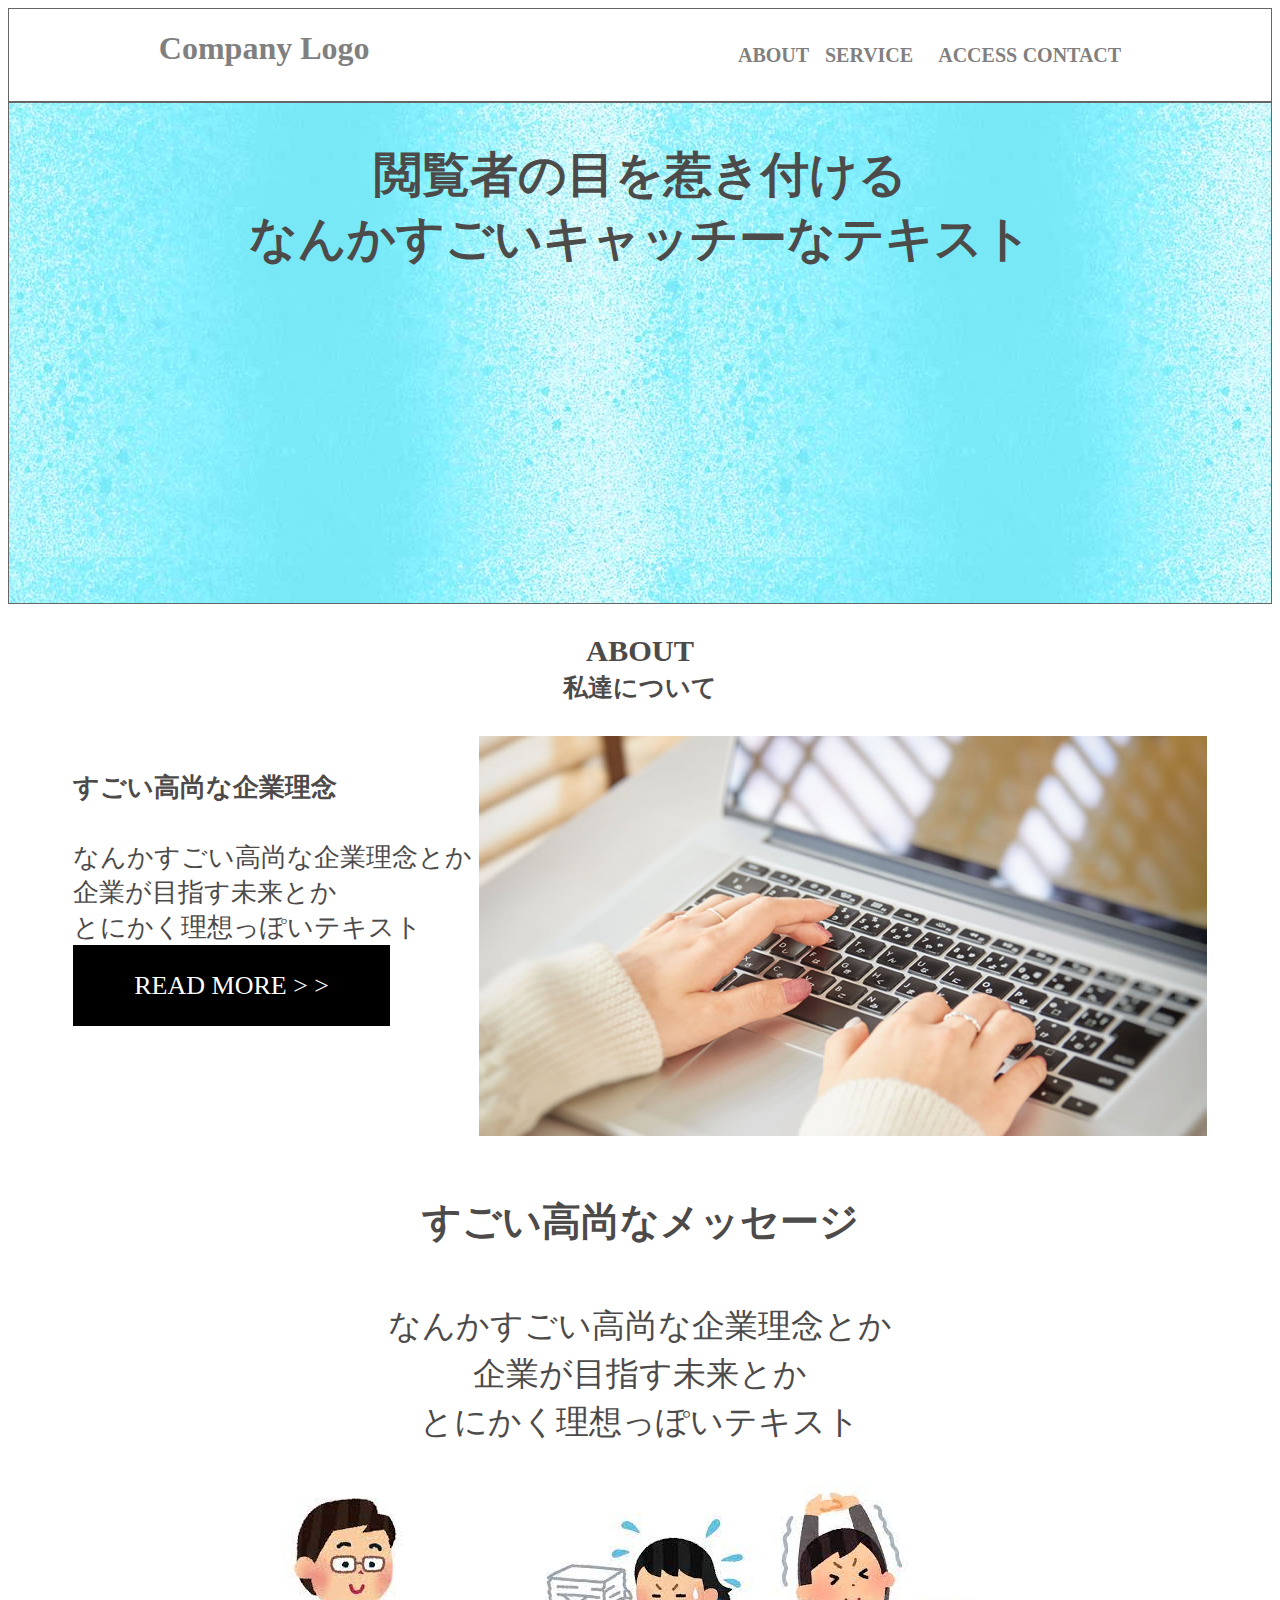
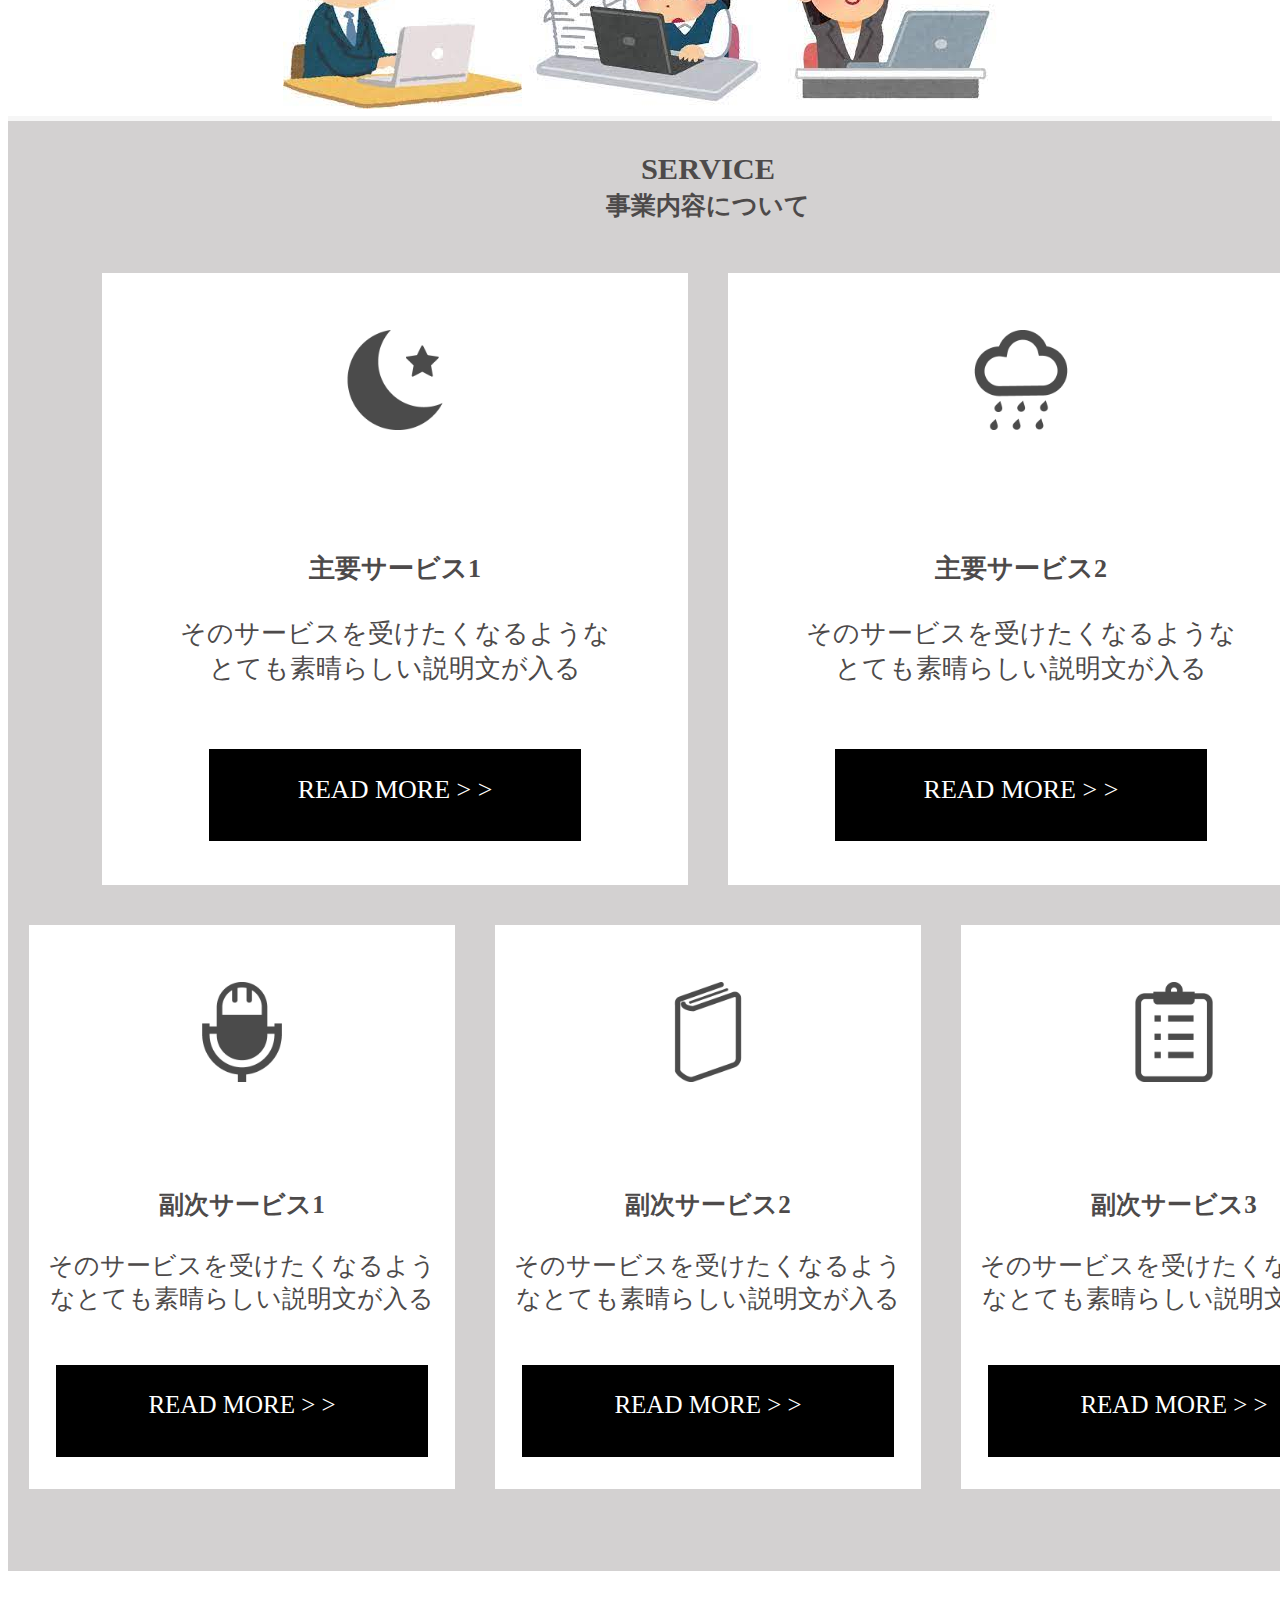
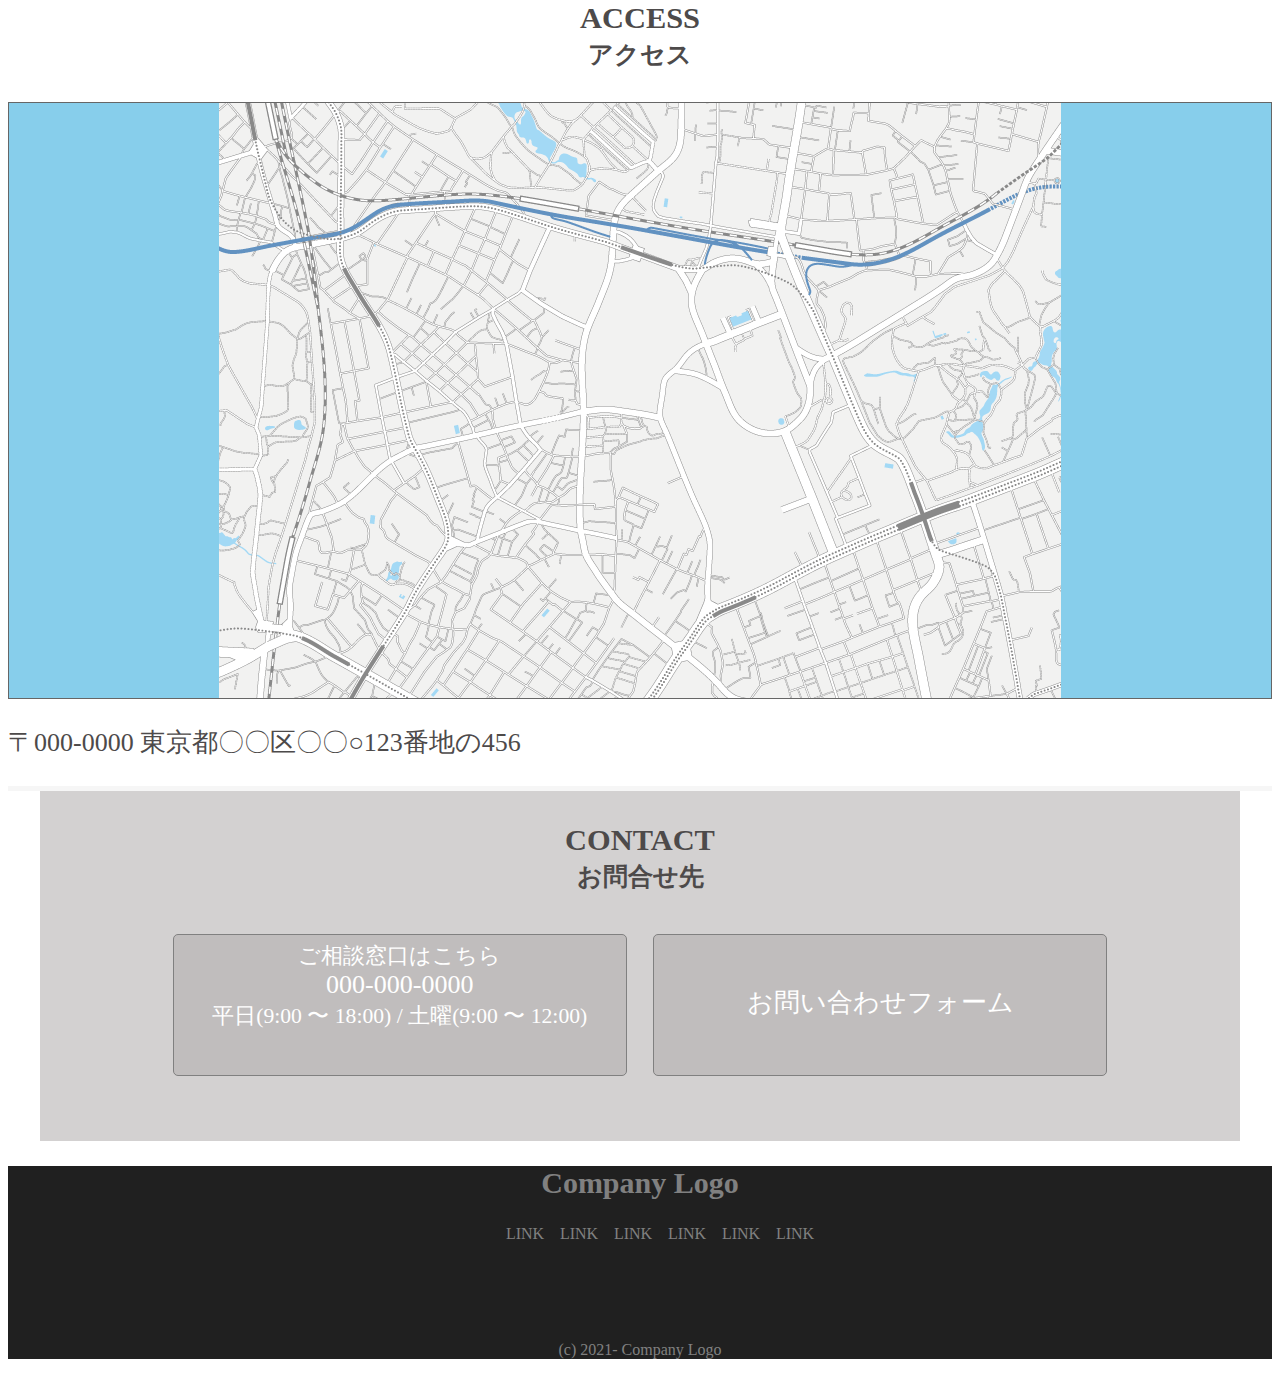
<file: 4_html/index.html>
<!DOCTYPE html>
<html lang="ja">
<head> 
  <meta charset="UTF-8">
  <meta name="viewport" content="width=device-width, initial-scale=1">
  <title>なんかすごい会社(第4回課題)</title>
  <link rel="stylesheet" href="style.css">
</head>
<body>
  <header class="global-nav">
    <h1>Company Logo</h1>
    <nav>
      <ul>
        <li>ABOUT</li>
        <li>SERVICE</li>
        <li>ACCESS</li>
        <li>CONTACT</li>
      </ul>
    </nav>
  </header>
  <section class="hero">
    <h2 class="hero-text">閲覧者の目を惹き付ける<br>なんかすごいキャッチーなテキスト</h2>
  </section>

  <section class="about">
    <h3>ABOUT<br><small>私達について</small></h3>
    <div class="vision">
      <div class="vision-texts">
        <h4>すごい高尚な企業理念</h4>
        <p>
          なんかすごい高尚な企業理念とか<br>
          企業が目指す未来とか<br>
          とにかく理想っぽいテキスト
        </p>
        <a class="linkbutton-readmore">READ MORE &gt;&nbsp;&gt;</a>
      </div>
      <div class="vision-images">
        <img src="gazou/2.jpeg" alt="vision image">
      </div>
    </div>
    <div class="message">
      <div class="message-texts">
        <h4>すごい高尚なメッセージ</h4>
        <p>
          <small>なんかすごい高尚な企業理念とか<br>
          企業が目指す未来とか<br>
          とにかく理想っぽいテキスト</small>
        </p>
      </div>
      <div class="about-images">
        <img src="gazou/3.jpeg" alt="about image">
        <img src="gazou/4.jpeg" alt="about image">
        <img src="gazou/5.jpeg" alt="about image">
      </div>
    </div>
  </section>

  <section class="service">
    <h3>SERVICE<br><small>事業内容について</small></h3>

    <div class="service-main">
      <div class="service-item-container">
        <div class="service-item">
          <span class="service-icon"><img src="icon/1.img" class="png"></span>
          <p><strong>主要サービス1</strong><br><br>そのサービスを受けたくなるような<br>とても素晴らしい説明文が入る</p>
          <a class="linkbutton-readmore">READ MORE &gt;&nbsp;&gt;</a>
        </div>
        <div class="service-item">
          <span class="service-icon"><img src="icon/2.img" class="png"></span>
          <p><strong>主要サービス2</strong><br><br>そのサービスを受けたくなるような<br>とても素晴らしい説明文が入る</p>
          <a class="linkbutton-readmore">READ MORE &gt;&nbsp;&gt;</a>
        </div>
      </div>
    </div>
    <div class="service-sub">
      <div class="service-item-container">
        <div class="service-div">
          <span class="service-icon"><img src="icon/3.img" class="png"></span>
          <p><strong>副次サービス1</strong><br><br>そのサービスを受けたくなるようなとても素晴らしい説明文が入る</p>
          <a class="linkbutton-readmore">READ MORE &gt;&nbsp;&gt;</a>
        </div>
        <div class="service-div">
          <span class="service-icon"><img src="icon/4.img" class="png"></span>
          <p><strong>副次サービス2</strong><br><br>そのサービスを受けたくなるようなとても素晴らしい説明文が入る</p>
          <a class="linkbutton-readmore">READ MORE &gt;&nbsp;&gt;</a>
        </div>
        <div class="service-div">
          <span class="service-icon"><img src="icon/5.img" class="png"></span>
          <p><strong>副次サービス3</strong><br><br>そのサービスを受けたくなるようなとても素晴らしい説明文が入る</p>
          <a class="linkbutton-readmore">READ MORE &gt;&nbsp;&gt;</a>
        </div>
      </div>
    </div>
  </section>

  <section class="access">
    <h3>ACCESS<br><small>アクセス</small></h3>
    <div class="access-map">
      <img src="gazou/6.png" alt="vision image">
    </div>
    <p class="access-address">〒000-0000 東京都〇〇区〇〇○123番地の456</p>
  </section>

  <section class="contact">
    <h3>CONTACT<br><small>お問合せ先</small></h3>
    <div class="contant-main">
      <div class="contact-tel">
        <div class="tel-hedding"><small>ご相談窓口はこちら</small><br>
        000-000-0000<br>
        <small>平日(9:00 〜 18:00) / 土曜(9:00 〜 12:00)</small></div>
        <div class="tel-hedding toiawase">お問い合わせフォーム</div>
        </div>
        </div>
    </div>
  
  </section>

  <footer>
    <h2>Company Logo</h2>
    <nav>
      <ul>
        <li>LINK</li>
        <li>LINK</li>
        <li>LINK</li>
        <li>LINK</li>
        <li>LINK</li>
        <li>LINK</li>
      </ul>
    </nav>
    <p class="copyright">(c) 2021- Company Logo</p>
  </footer>
</body>
</html>
</file>
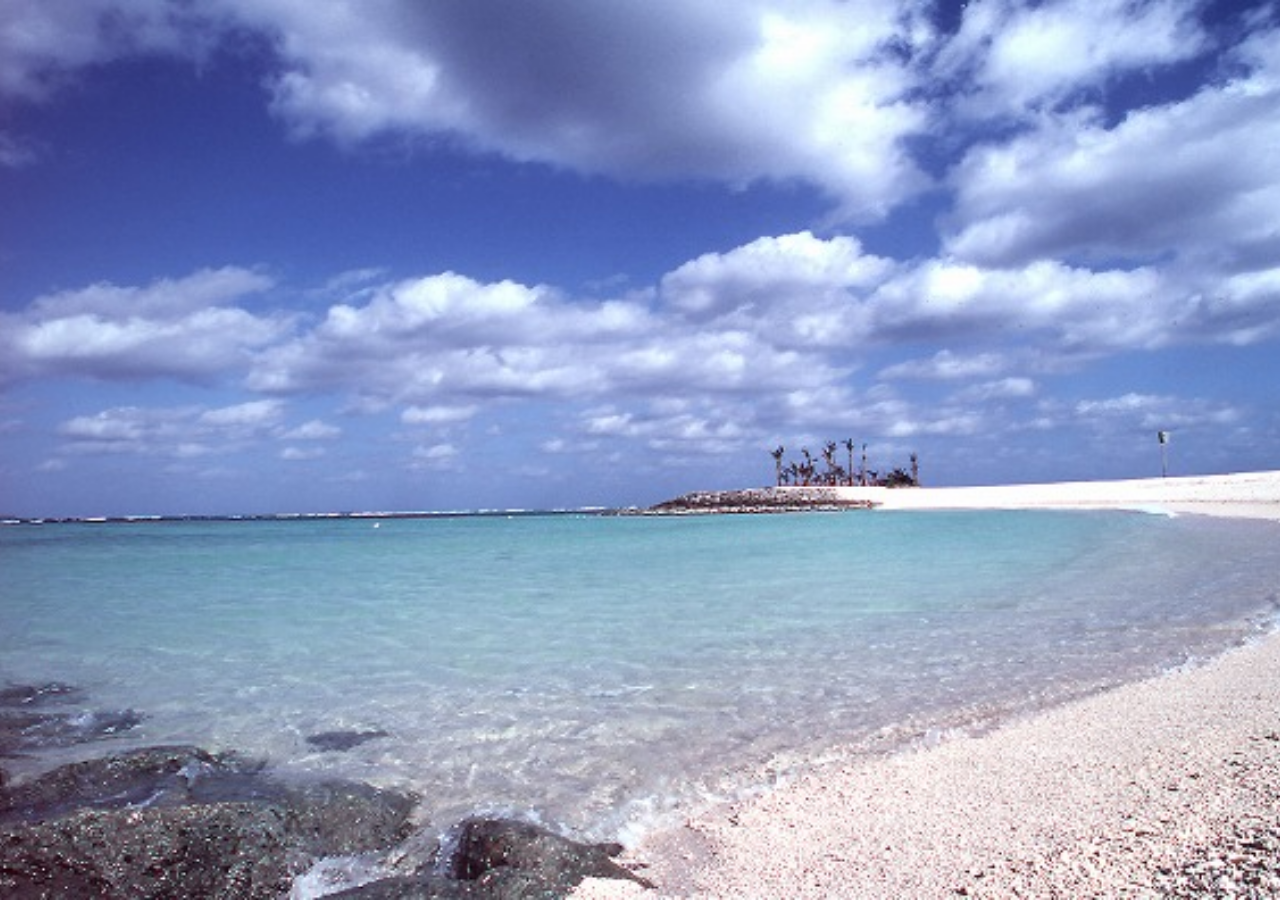
<file: 10_kadai/site/01.html>
<html lang="ja">
<head>
    <meta charset="UTF-8">
    <meta http-equiv="X-UA-Compatible" content="IE=edge">
    <meta name="viewport" content="width=device-width, initial-scale=1.0">
    <title>サイト1</title>
    <link rel="stylesheet" href="https://use.fontawesome.com/releases/v5.8.1/css/all.css" integrity="sha384-50oBUHEmvpQ+1lW4y57PTFmhCaXp0ML5d60M1M7uH2+nqUivzIebhndOJK28anvf" crossorigin="anonymous">
    <link rel="stylesheet" href="../css/01.css">
</head>
</file>
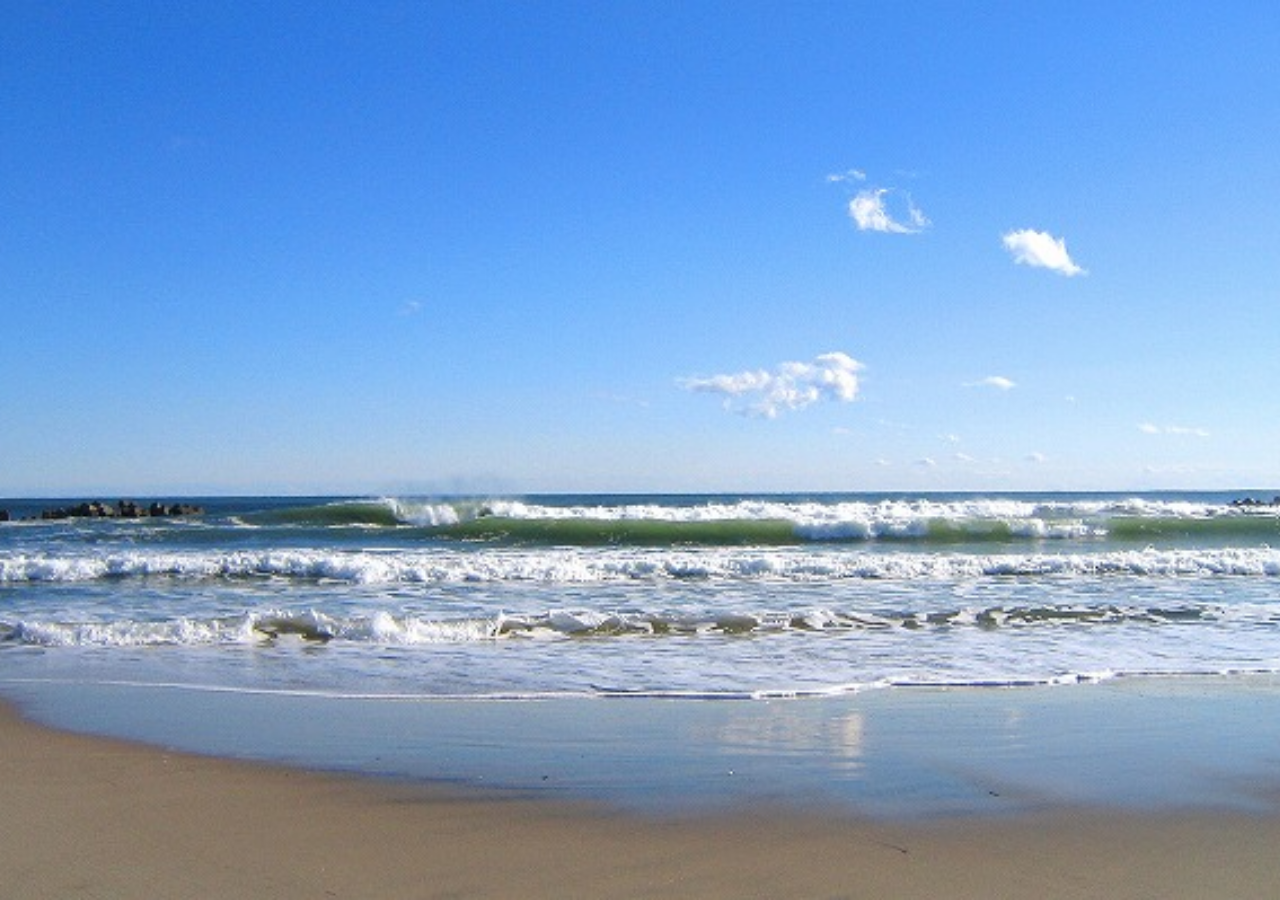
<file: 10_kadai/site/02.html>
<html lang="ja">
<head>
    <meta charset="UTF-8">
    <meta http-equiv="X-UA-Compatible" content="IE=edge">
    <meta name="viewport" content="width=device-width, initial-scale=1.0">
    <title>サイト1</title>
    <link rel="stylesheet" href="https://use.fontawesome.com/releases/v5.8.1/css/all.css" integrity="sha384-50oBUHEmvpQ+1lW4y57PTFmhCaXp0ML5d60M1M7uH2+nqUivzIebhndOJK28anvf" crossorigin="anonymous">
    <link rel="stylesheet" href="../css/02.css">
</head>
</file>
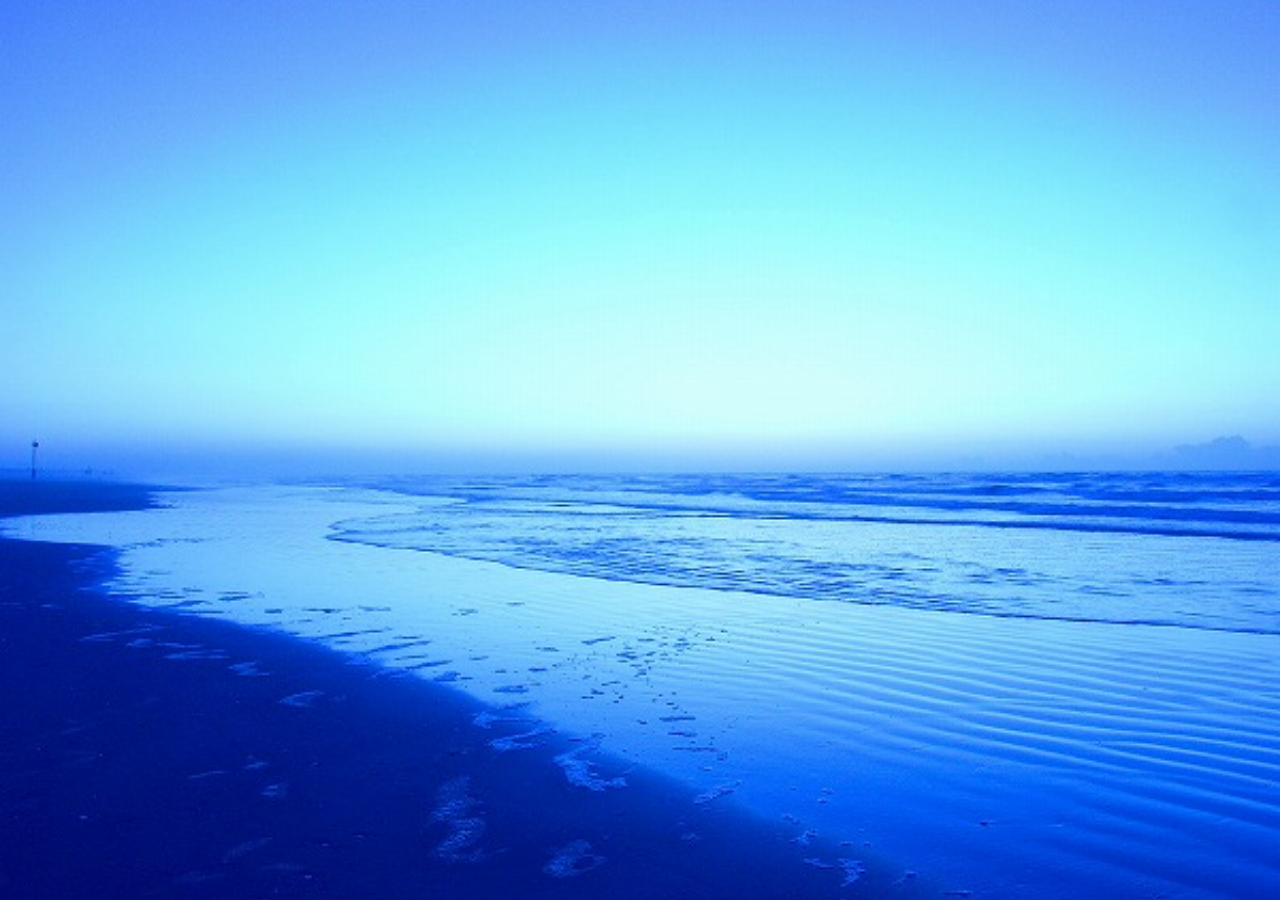
<file: 10_kadai/site/03.html>
<html lang="ja">
<head>
    <meta charset="UTF-8">
    <meta http-equiv="X-UA-Compatible" content="IE=edge">
    <meta name="viewport" content="width=device-width, initial-scale=1.0">
    <title>サイト1</title>
    <link rel="stylesheet" href="https://use.fontawesome.com/releases/v5.8.1/css/all.css" integrity="sha384-50oBUHEmvpQ+1lW4y57PTFmhCaXp0ML5d60M1M7uH2+nqUivzIebhndOJK28anvf" crossorigin="anonymous">
    <link rel="stylesheet" href="../css/03.css">
</head>
</file>
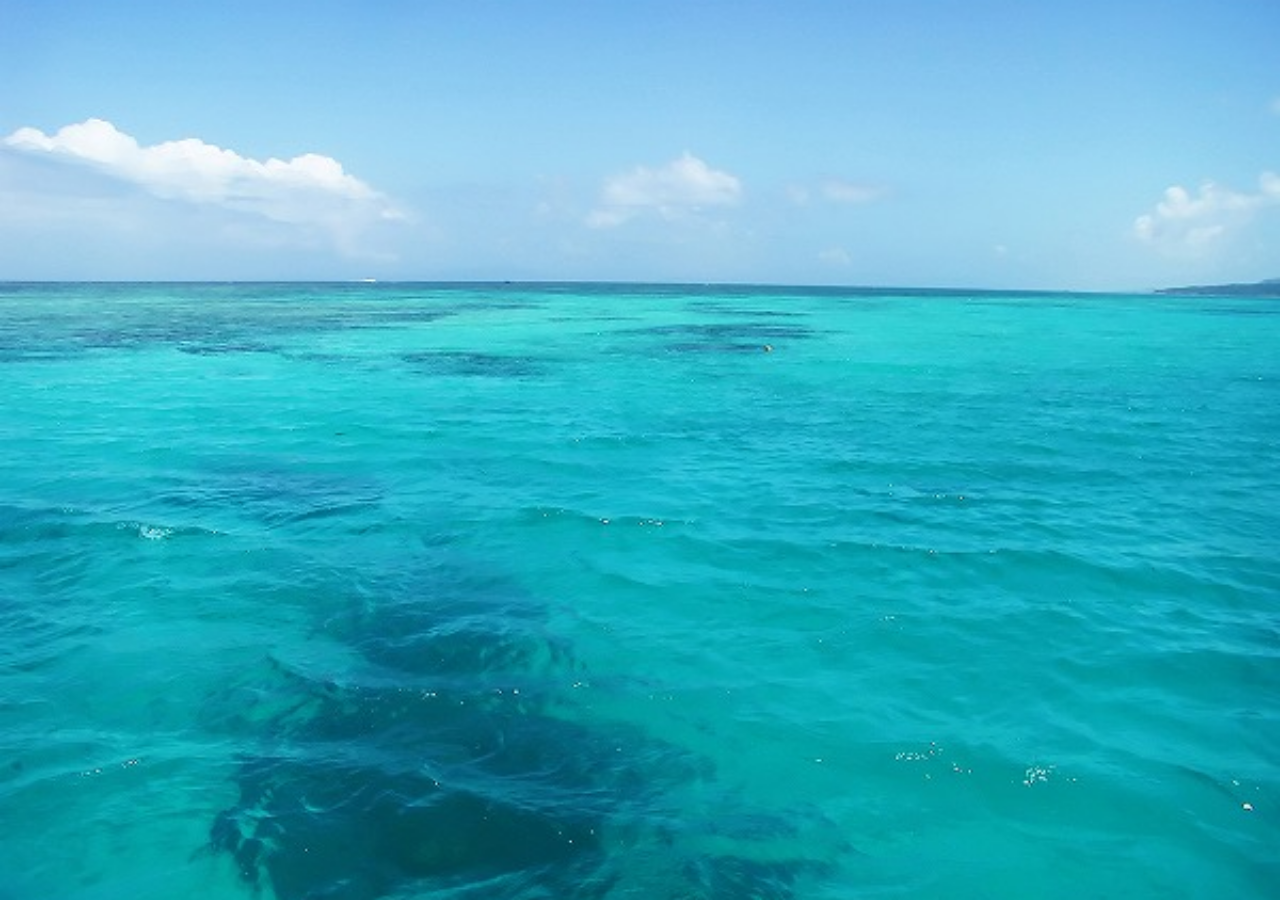
<file: 10_kadai/site/04.html>
<html lang="ja">
<head>
    <meta charset="UTF-8">
    <meta http-equiv="X-UA-Compatible" content="IE=edge">
    <meta name="viewport" content="width=device-width, initial-scale=1.0">
    <title>サイト1</title>
    <link rel="stylesheet" href="https://use.fontawesome.com/releases/v5.8.1/css/all.css" integrity="sha384-50oBUHEmvpQ+1lW4y57PTFmhCaXp0ML5d60M1M7uH2+nqUivzIebhndOJK28anvf" crossorigin="anonymous">
    <link rel="stylesheet" href="../css/04.css">
</head>
</file>
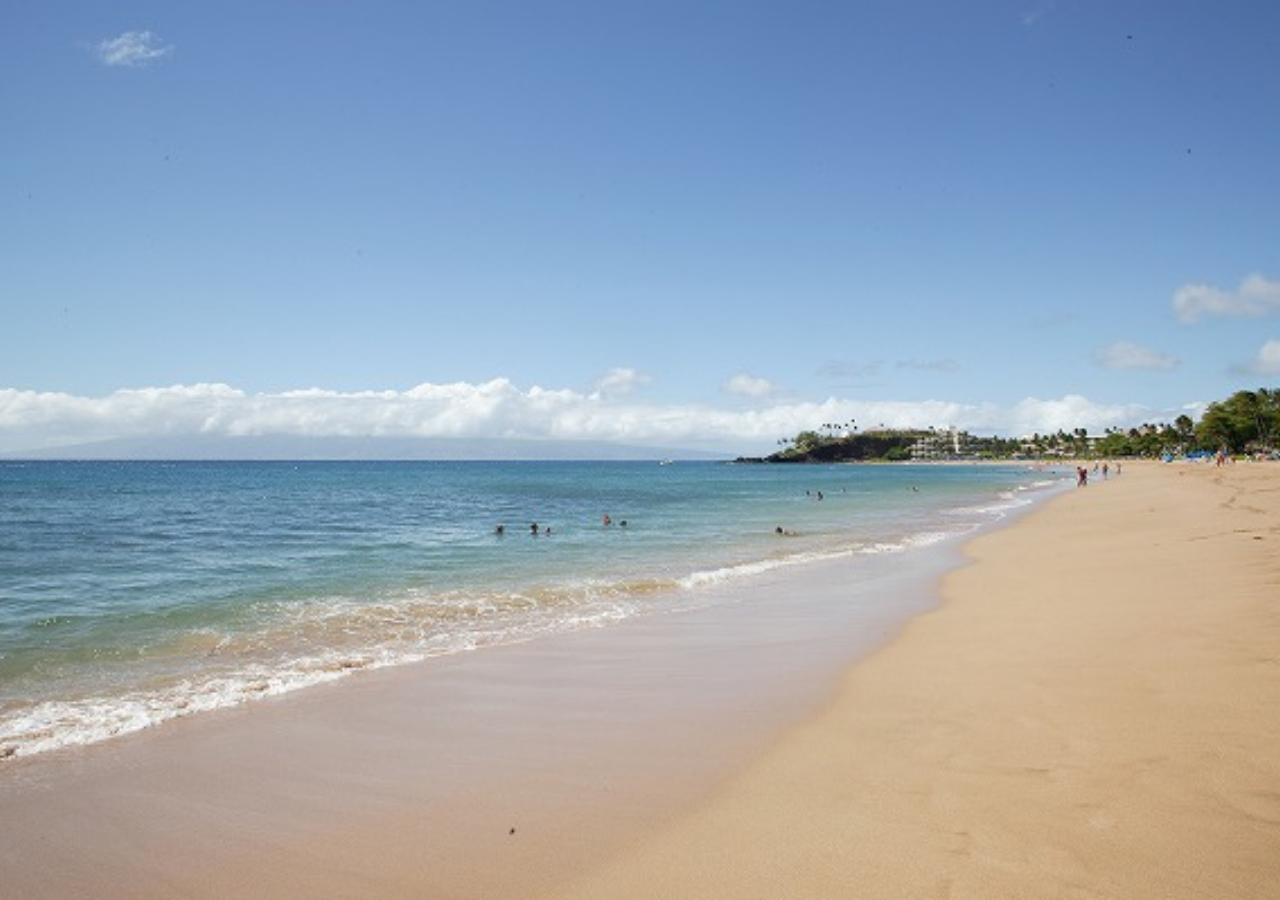
<file: 10_kadai/site/05.html>
<html lang="ja">
<head>
    <meta charset="UTF-8">
    <meta http-equiv="X-UA-Compatible" content="IE=edge">
    <meta name="viewport" content="width=device-width, initial-scale=1.0">
    <title>サイト1</title>
    <link rel="stylesheet" href="https://use.fontawesome.com/releases/v5.8.1/css/all.css" integrity="sha384-50oBUHEmvpQ+1lW4y57PTFmhCaXp0ML5d60M1M7uH2+nqUivzIebhndOJK28anvf" crossorigin="anonymous">
    <link rel="stylesheet" href="../css/05.css">
</head>
</file>
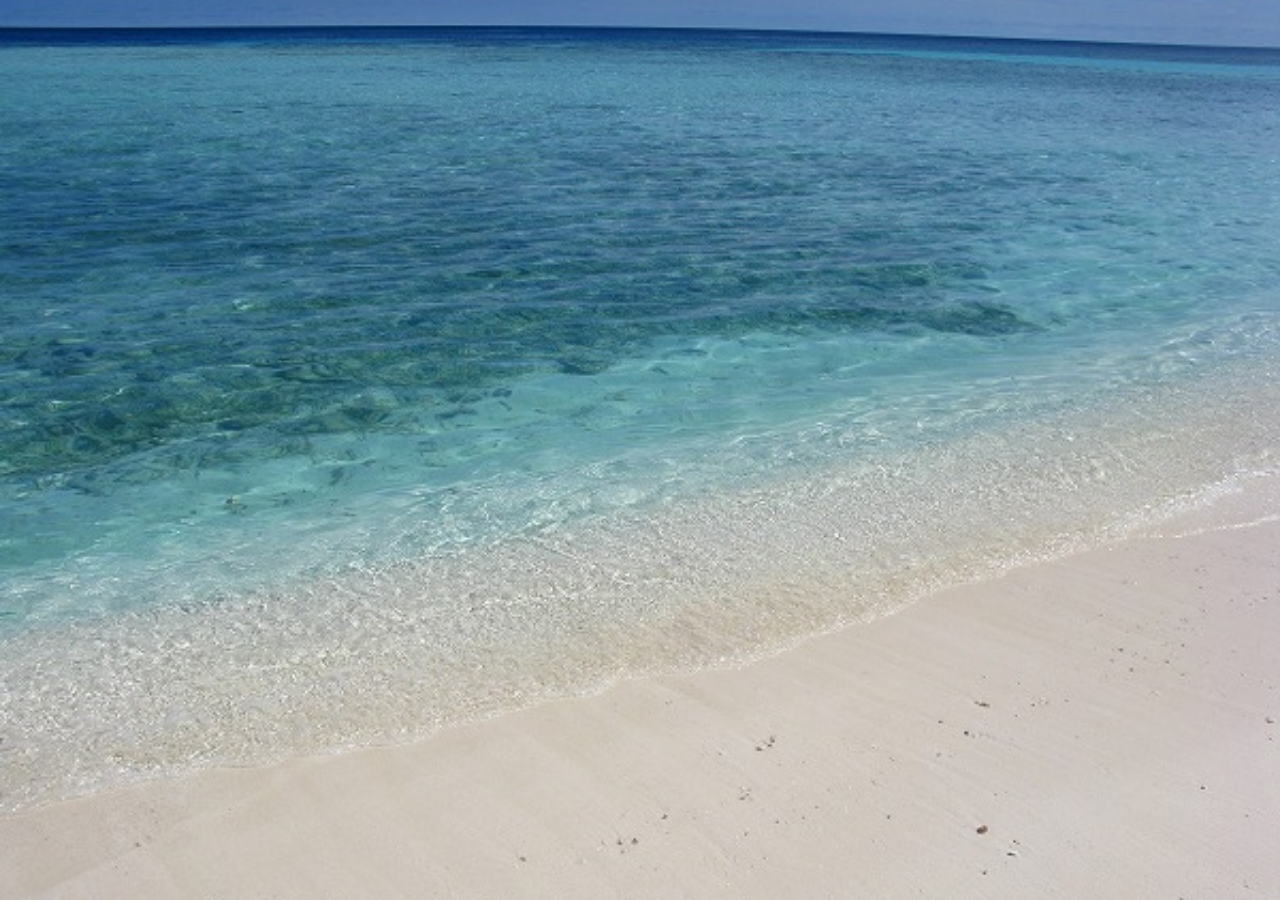
<file: 10_kadai/site/06.html>
<html lang="ja">
<head>
    <meta charset="UTF-8">
    <meta http-equiv="X-UA-Compatible" content="IE=edge">
    <meta name="viewport" content="width=device-width, initial-scale=1.0">
    <title>サイト1</title>
    <link rel="stylesheet" href="https://use.fontawesome.com/releases/v5.8.1/css/all.css" integrity="sha384-50oBUHEmvpQ+1lW4y57PTFmhCaXp0ML5d60M1M7uH2+nqUivzIebhndOJK28anvf" crossorigin="anonymous">
    <link rel="stylesheet" href="../css/06.css">
</head>
</file>
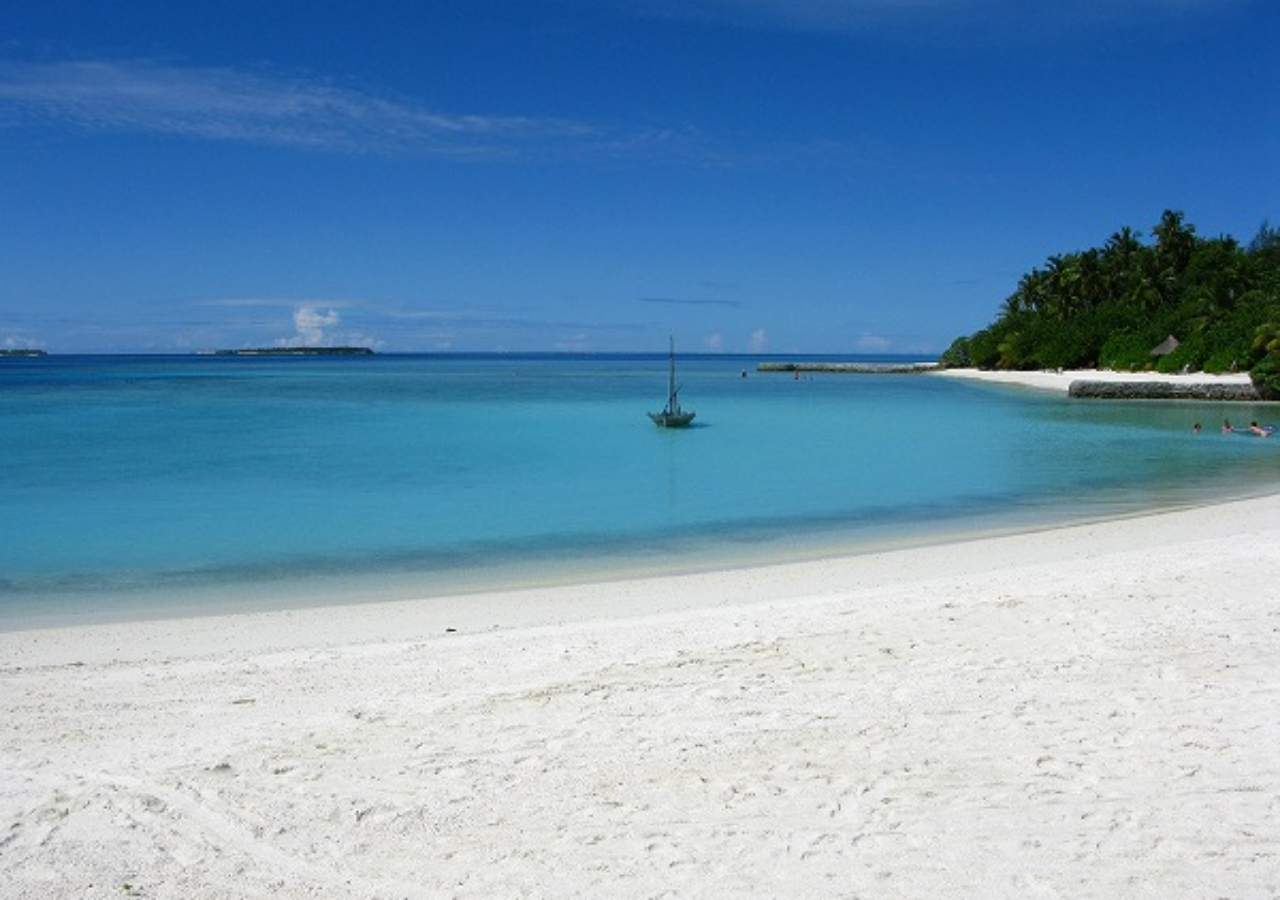
<file: 10_kadai/site/07.html>
<html lang="ja">
<head>
    <meta charset="UTF-8">
    <meta http-equiv="X-UA-Compatible" content="IE=edge">
    <meta name="viewport" content="width=device-width, initial-scale=1.0">
    <title>サイト1</title>
    <link rel="stylesheet" href="https://use.fontawesome.com/releases/v5.8.1/css/all.css" integrity="sha384-50oBUHEmvpQ+1lW4y57PTFmhCaXp0ML5d60M1M7uH2+nqUivzIebhndOJK28anvf" crossorigin="anonymous">
    <link rel="stylesheet" href="../css/07.css">
</head>
</file>
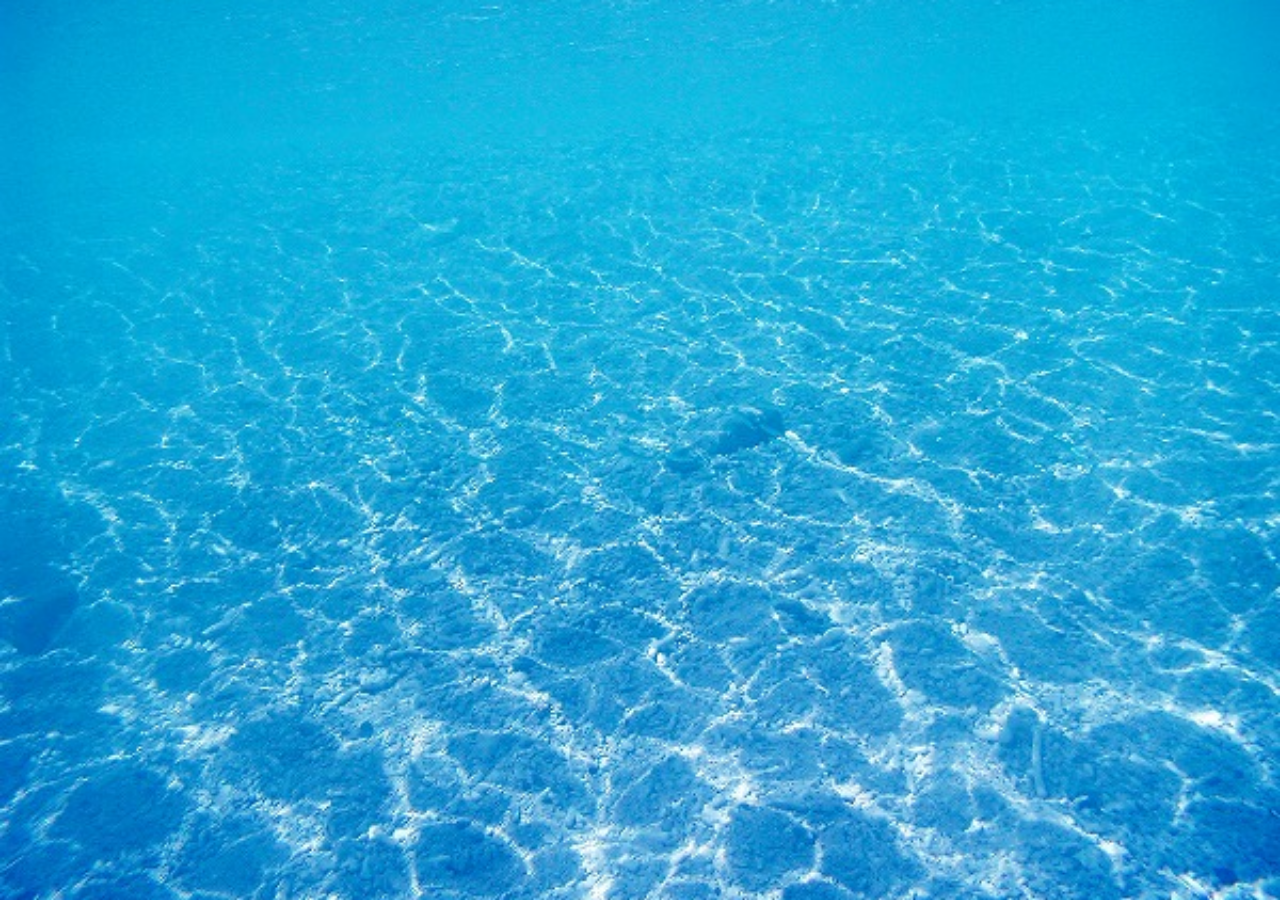
<file: 10_kadai/site/08.html>
<html lang="ja">
<head>
    <meta charset="UTF-8">
    <meta http-equiv="X-UA-Compatible" content="IE=edge">
    <meta name="viewport" content="width=device-width, initial-scale=1.0">
    <title>サイト1</title>
    <link rel="stylesheet" href="https://use.fontawesome.com/releases/v5.8.1/css/all.css" integrity="sha384-50oBUHEmvpQ+1lW4y57PTFmhCaXp0ML5d60M1M7uH2+nqUivzIebhndOJK28anvf" crossorigin="anonymous">
    <link rel="stylesheet" href="../css/08.css">
</head>
</file>
<file: 4_html/style.css>
body{
  font-family: "MS 明朝",serif;
}
.global-nav {
    display:flex;
    justify-content: space-around;
    list-style: none;
    display: flex;
    color: gray;
    text-align: center;
    background-color: white;
    border         : 1px solid #666;
}
   
  .global-nav li{
    line-height: 60px;
    width: 100px;
    display: inline-block;
    font-size: 20px;
    text-align: right;
    text-decoration: none;
    font-weight: bold;
  }

  .hero{
      height: 500px;
      font-size: 200%;
      text-align: center;
      vertical-align: middle;
      border-color: black;
      border-top: 2px; 
      border-bottom: 2px; 
      border  : 1px solid #666;
      background-image: url("gazou/1.jpeg");
      
  }

  section{
    color: rgb(77, 74, 74);
    position: relative;
	font-size: 26px;
	text-align: center;
	border-bottom: 5px solid #f6f6f6;
}
  .vision div{
      text-align: left;
      display: inline-block;
    height: 50px;

  }
.vision-texts{
    vertical-align: top;
}
.linkbutton-readmore{
    height: 40px;
    width: 250px;
    font-weight: lighter;
    text-align: center;
    border:1px solid black;
    color: white;
    background-color: black;
    padding: 25px 60px;
} 
.message-texts{
  font-size: 150%;
}
.service{ 
    margin         : auto;                 /* サンプル用 中央寄せ */
    box-sizing     : border-box;           /* 罫線も含む長さ      */
    background     : rgb(211, 209, 209);                 /* BOXの背景色         */
    border         : 1px solid rgb(211, 209, 209);       /* 枠線の指定          */
    width          : 1400px;                /* BOXの幅             */
    height     : 1450px;                /* BOXの高さ           */
   }
   .service-main div{
    display        : flex;                 /* FlexBox定義         */
    justify-content: center;               /* 揃えの定義          */
    flex-wrap : wrap;   
   }
   .service-sub div{
         display        : flex;                 /* FlexBox定義         */
        justify-content: center;               /* 揃えの定義          */
        flex-wrap : wrap;                 /* 折り返し定義        */
        background-color: white;
   }
   .service-item{
    width: 22em;height: 23em; border: solid 20px rgb(211, 209, 209);
    background-color: white;
    padding: 0.5%;
   }
   .service-div{
    font-size: 25px;
    width: 14em;height: 22em; border: solid 20px rgb(211, 209, 209);
    background-color: white;
    padding: 0.5%;
    flex-grow      : 1;                    /* 各BOXを均等に割当て */
   }
   .service-icon{
     padding: 50px;
   }
   img.png{
    
    width: 100px;
    height: 100px;
   }
  .contact{
    margin         : auto;                 /* サンプル用 中央寄せ */
    box-sizing     : border-box;           /* 罫線も含む長さ      */
    background     : rgb(211, 209, 209);                 /* BOXの背景色         */
    border         : 1px solid rgb(211, 209, 209);       /* 枠線の指定          */
    width          : 1200px;                /* BOXの幅             */
    height     : 350px;   
  }
  .contact-main{
    display: flex;
    text-align: center;            /* 揃えの定義          */
    flex-wrap : wrap;   
  
  }
  .tel-hedding{
    
    display: inline-block;
    width:17em;height: 5em; border: solid 1px gray;
    background-color: rgb(192, 189, 189);
    padding: 5px;
    color: white;               /* 文字色 */
    margin:  10px;              /* 外側の余白 */
    border-radius:  5px;        /* 角丸指定 */
    vertical-align: middle;
  }
 
  .toiawase{
   line-height: 125px;
  }
  .access-map{
    background-color: skyblue;
    height: 595px;
    font-size: 200%;
    text-align: center;
    vertical-align: bottom;
    border-color: black;
    border-top: 2px; 
    border-bottom: 2px; 
    border         : 1px solid #666;
  }
  .access-address{
      text-align: left;
  }
footer{
    text-align: center;
    color: gray;
    background-color: rgb(32, 32, 32);
}
footer h2{
    font-size: 30px;
    height: -100px;
}
footer li{
    height: 100px;
    width: 50px;
    text-align: center;
    display: inline-block;
    font-size: 16px;
}
</file>
<file: 10_kadai/css/01.css>
body {
    background-image: url("../icon/1.img");  /* 背景画像設定 */
    background-size: cover; /* 背景画像のサイズを全体にフィットするように設定 */
    background-attachment: fixed; /* 背景画像をスクロールしても同じ位置になるように設定 */
    background-position: center center;
  }
</file>
<file: 10_kadai/css/02.css>
body {
    background-image: url("../icon/2.img");  /* 背景画像設定 */
    background-size: cover; /* 背景画像のサイズを全体にフィットするように設定 */
    background-attachment: fixed; /* 背景画像をスクロールしても同じ位置になるように設定 */
    background-position: center center;
  }
</file>
<file: 10_kadai/css/03.css>
body {
    background-image: url("../icon/3.img");  /* 背景画像設定 */
    background-size: cover; /* 背景画像のサイズを全体にフィットするように設定 */
    background-attachment: fixed; /* 背景画像をスクロールしても同じ位置になるように設定 */
    background-position: center center;
  }
</file>
<file: 10_kadai/css/04.css>
body {
    background-image: url("../icon/4.img");  /* 背景画像設定 */
    background-size: cover; /* 背景画像のサイズを全体にフィットするように設定 */
    background-attachment: fixed; /* 背景画像をスクロールしても同じ位置になるように設定 */
    background-position: center center;
  }
</file>
<file: 10_kadai/css/05.css>
body {
    background-image: url("../icon/5.img");  /* 背景画像設定 */
    background-size: cover; /* 背景画像のサイズを全体にフィットするように設定 */
    background-attachment: fixed; /* 背景画像をスクロールしても同じ位置になるように設定 */
    background-position: center center;
  }
</file>
<file: 10_kadai/css/06.css>
body {
    background-image: url("../icon/6.img");  /* 背景画像設定 */
    background-size: cover; /* 背景画像のサイズを全体にフィットするように設定 */
    background-attachment: fixed; /* 背景画像をスクロールしても同じ位置になるように設定 */
    background-position: center center;
  }
</file>
<file: 10_kadai/css/07.css>
body {
    background-image: url("../icon/7.img");  /* 背景画像設定 */
    background-size: cover; /* 背景画像のサイズを全体にフィットするように設定 */
    background-attachment: fixed; /* 背景画像をスクロールしても同じ位置になるように設定 */
    background-position: center center;
  }
</file>
<file: 10_kadai/css/08.css>
body {
    background-image: url("../icon/8.img");  /* 背景画像設定 */
    background-size: cover; /* 背景画像のサイズを全体にフィットするように設定 */
    background-attachment: fixed; /* 背景画像をスクロールしても同じ位置になるように設定 */
    background-position: center center;
  }
</file>
